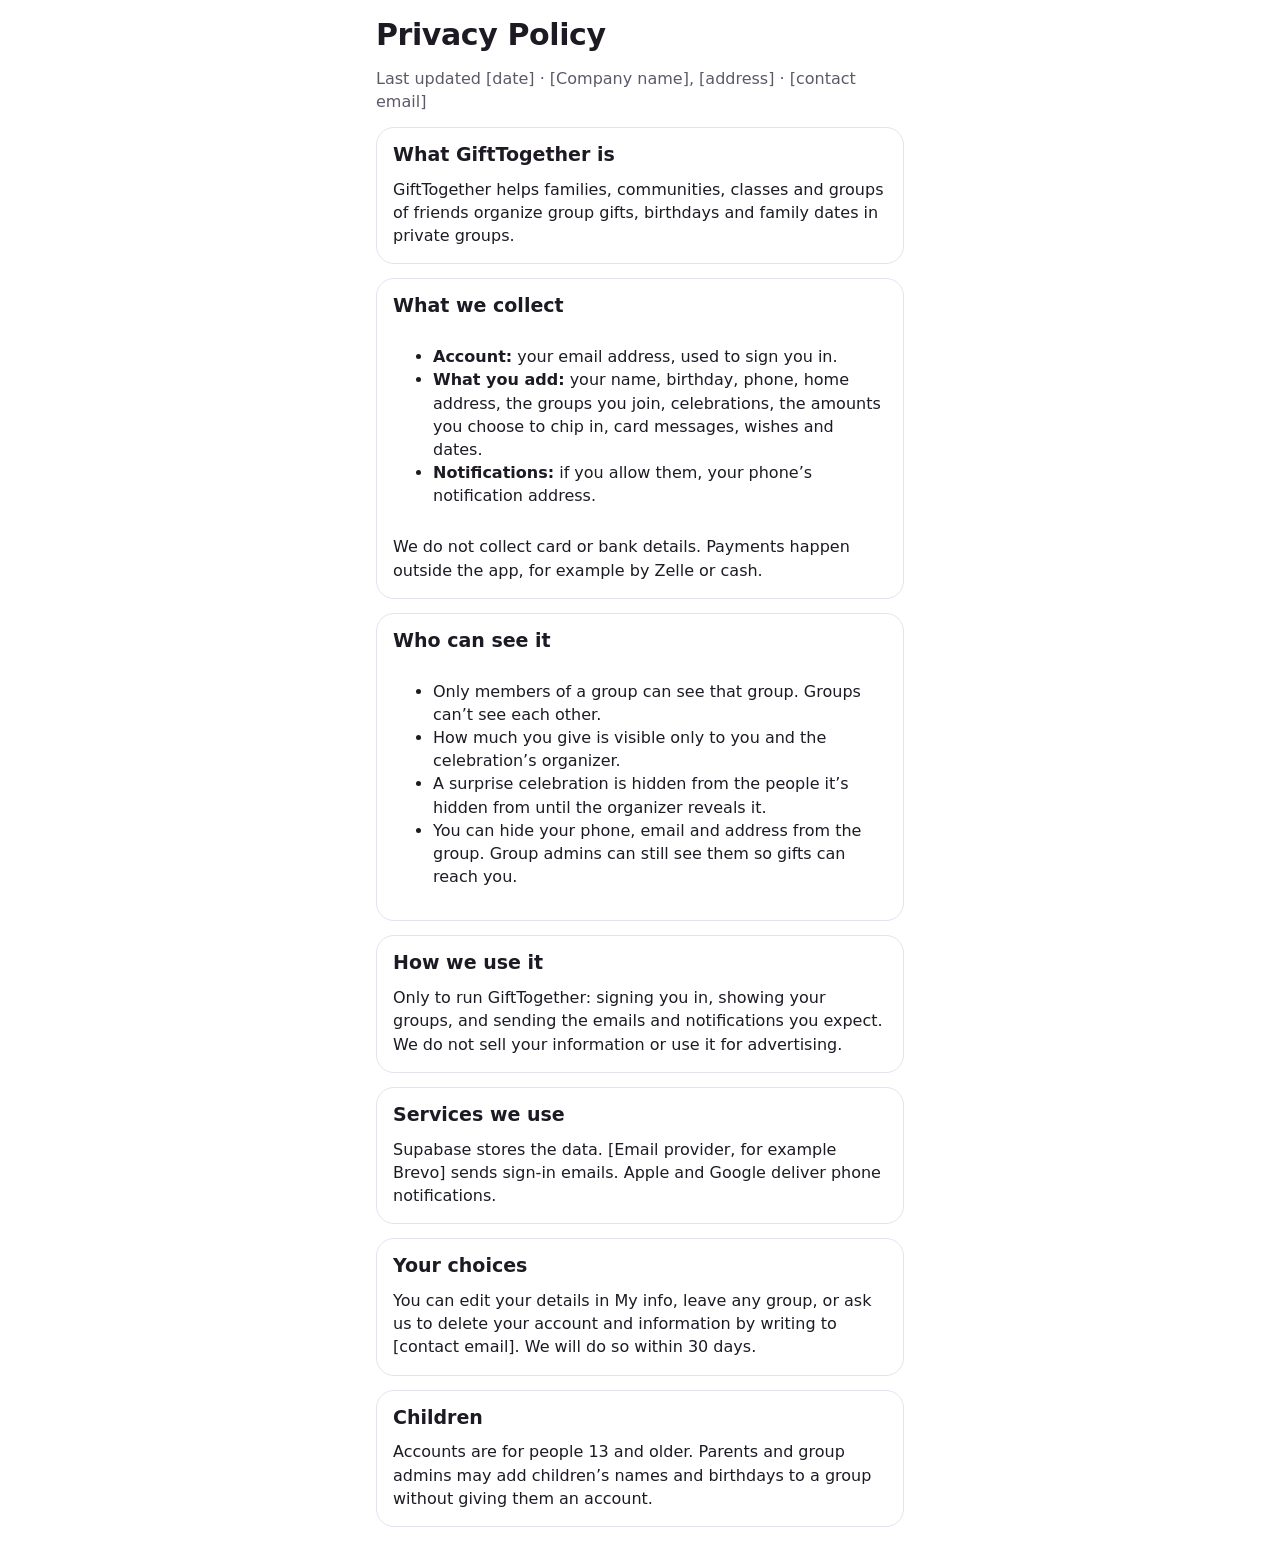
<file: privacy.html>
<!doctype html>
<html lang="en">
<head>
  <meta charset="utf-8">
  <meta name="viewport" content="width=device-width, initial-scale=1">
  <title>GiftTogether Privacy Policy</title>
  <link rel="stylesheet" href="styles.css">
</head>
<body>
<main class="page">
  <!-- DRAFT: have a lawyer review this before launch, and fill in the [brackets]. -->
  <h1 class="display">Privacy Policy</h1>
  <p class="muted">Last updated [date] · [Company name], [address] · [contact email]</p>

  <section class="card stack">
    <h2>What GiftTogether is</h2>
    <p>GiftTogether helps families, communities, classes and groups of friends organize group gifts, birthdays and family dates in private groups.</p>
  </section>

  <section class="card stack">
    <h2>What we collect</h2>
    <ul>
      <li><b>Account:</b> your email address, used to sign you in.</li>
      <li><b>What you add:</b> your name, birthday, phone, home address, the groups you join, celebrations, the amounts you choose to chip in, card messages, wishes and dates.</li>
      <li><b>Notifications:</b> if you allow them, your phone’s notification address.</li>
    </ul>
    <p>We do not collect card or bank details. Payments happen outside the app, for example by Zelle or cash.</p>
  </section>

  <section class="card stack">
    <h2>Who can see it</h2>
    <ul>
      <li>Only members of a group can see that group. Groups can’t see each other.</li>
      <li>How much you give is visible only to you and the celebration’s organizer.</li>
      <li>A surprise celebration is hidden from the people it’s hidden from until the organizer reveals it.</li>
      <li>You can hide your phone, email and address from the group. Group admins can still see them so gifts can reach you.</li>
    </ul>
  </section>

  <section class="card stack">
    <h2>How we use it</h2>
    <p>Only to run GiftTogether: signing you in, showing your groups, and sending the emails and notifications you expect. We do not sell your information or use it for advertising.</p>
  </section>

  <section class="card stack">
    <h2>Services we use</h2>
    <p>Supabase stores the data. [Email provider, for example Brevo] sends sign-in emails. Apple and Google deliver phone notifications.</p>
  </section>

  <section class="card stack">
    <h2>Your choices</h2>
    <p>You can edit your details in My info, leave any group, or ask us to delete your account and information by writing to [contact email]. We will do so within 30 days.</p>
  </section>

  <section class="card stack">
    <h2>Children</h2>
    <p>Accounts are for people 13 and older. Parents and group admins may add children’s names and birthdays to a group without giving them an account.</p>
  </section>
</main>
</body>
</html>
</file>
<file: styles.css>
:root {
  --plum: #5B2A86;
  --plum-dark: #3F1C60;
  --plum-soft: #EDE5F6;
  --lilac: #F4F1FA;
  --ink: #1D1A24;
  --ink-2: #3B3542;
  --muted: #5E5869;
  --line: #E6E1EE;
  --bg: #FFFFFF;
  --gold-bg: #FCEFD3;
  --gold: #6E4700;
  --green-bg: #E2F3EA;
  --green: #175C3A;
  --grey-bg: #EEEBF2;
  --danger: #8A2F3C;
  --radius: 18px;
  --display: 'Bricolage Grotesque', system-ui, sans-serif;
  --body: 'Figtree', system-ui, -apple-system, 'Segoe UI', sans-serif;
}

* { box-sizing: border-box; }
html { -webkit-text-size-adjust: 100%; }
body { margin: 0; background: var(--bg); color: var(--ink); font-family: var(--body); font-size: 16px; line-height: 1.45; }
a { color: var(--plum); }
a:hover { color: var(--plum-dark); }
h1, h2, h3 { margin: 0; line-height: 1.15; }
h2 { font-size: 19px; }
h3 { font-size: 16px; }
p { margin: 0; }
img, svg { flex-shrink: 0; }
[hidden] { display: none !important; }

.page { max-width: 560px; margin: 0 auto; padding: 18px 16px calc(32px + env(safe-area-inset-bottom)); display: flex; flex-direction: column; gap: 14px; }
.page.narrow { max-width: 440px; padding-top: 40px; }
.stack { display: flex; flex-direction: column; gap: 12px; }
.stack.tight { gap: 6px; }
.row { display: flex; align-items: center; gap: 10px; }
.row.wrap { flex-wrap: wrap; }
.row.between { justify-content: space-between; }
.row.top { align-items: flex-start; }
.row.baseline { align-items: baseline; }
.grow { flex: 1 1 auto; min-width: 0; }
.grid2 { display: grid; grid-template-columns: repeat(2, minmax(0, 1fr)); gap: 10px; }
.grid3 { display: grid; grid-template-columns: 1.4fr 1fr 1fr; gap: 10px; }
.center { text-align: center; }
.muted { color: var(--muted); }
.small { font-size: 13px; }
.strong { font-weight: 700; }
.caps { text-transform: uppercase; letter-spacing: 1px; font-weight: 700; }
.block-text { display: block; }
.loading { padding-top: 30vh; }

.display { font-family: var(--display); font-size: 30px; font-weight: 800; letter-spacing: -0.4px; }
.stat { display: flex; flex-direction: column; gap: 2px; padding: 12px; border-radius: 12px; background: var(--gold-bg); }
.big-time { font-family: var(--display); font-size: 26px; font-weight: 700; }
.display-sm { font-family: var(--display); font-size: 24px; font-weight: 700; }
.lead { font-size: 17px; color: var(--muted); }
.section-title { font-size: 13px; font-weight: 700; letter-spacing: 1px; text-transform: uppercase; color: var(--muted); margin-top: 6px; }

.hero-brand { display: flex; flex-direction: column; align-items: center; text-align: center; gap: 8px; padding: 10px 0 8px; }
.logo { width: 68px; height: 68px; border-radius: 20px; background: var(--plum); color: #fff; display: flex; align-items: center; justify-content: center; }

.card { background: #fff; border: 1.5px solid var(--line); border-radius: var(--radius); padding: 16px; }
.card.accent { background: var(--lilac); border-color: transparent; }
.card.notice { background: var(--grey-bg); border-color: transparent; }
.card.empty { background: var(--lilac); border-color: transparent; color: var(--ink-2); }
a.card { display: block; color: inherit; text-decoration: none; }

/* Bars and buttons */
.bar { display: flex; align-items: center; gap: 6px; }
.bar h1 { font-family: var(--display); font-size: 24px; font-weight: 700; }
.icon-btn { width: 44px; height: 44px; display: inline-flex; align-items: center; justify-content: center; border-radius: 12px; color: var(--ink); background: transparent; border: 0; cursor: pointer; margin-left: -10px; }
.icon-btn.small { width: 36px; height: 36px; margin: 0; color: var(--muted); }
.icon-btn.light { color: #fff; }
.btn { display: inline-flex; align-items: center; justify-content: center; gap: 8px; min-height: 46px; padding: 0 18px; border-radius: 14px; border: 0; background: var(--plum); color: #fff; font: 700 15px var(--body); text-decoration: none; cursor: pointer; }
.btn:hover { background: var(--plum-dark); color: #fff; }
.btn:disabled { opacity: 0.6; cursor: default; }
.btn.big { min-height: 56px; font-size: 17px; border-radius: 16px; }
.btn.block { width: 100%; }
.btn.ghost { background: #fff; color: var(--plum); border: 1.5px solid var(--plum); }
.btn.ghost:hover { background: var(--lilac); color: var(--plum-dark); }
.btn.link { background: transparent; color: var(--muted); min-height: 40px; font-weight: 600; }
.btn.link:hover { color: var(--ink); background: transparent; }
.btn.danger, button.danger { color: var(--danger); }
.btn.small { min-height: 36px; padding: 0 12px; font-size: 14px; }
.btn.tiny { min-height: 36px; padding: 0 10px; font-size: 13px; border-radius: 10px; }

/* Forms */
.field { display: flex; flex-direction: column; gap: 6px; font-weight: 700; font-size: 14px; border: 0; padding: 0; margin: 0; min-width: 0; }
.field legend { padding: 0; margin-bottom: 6px; }
input, select, textarea { font: 16px var(--body); color: var(--ink); background: #fff; border: 1.5px solid var(--line); border-radius: 12px; padding: 11px 12px; width: 100%; min-width: 0; }
textarea { resize: vertical; }
input:focus, select:focus, textarea:focus { outline: 2px solid var(--plum); outline-offset: 1px; border-color: var(--plum); }
.check { display: flex; gap: 10px; align-items: flex-start; font-size: 15px; }
.check input { width: 20px; height: 20px; margin-top: 2px; accent-color: var(--plum); }

.chip-list, .amount-chips { display: flex; flex-wrap: wrap; gap: 8px; }
.chip { display: inline-flex; align-items: center; gap: 6px; padding: 6px 12px; border-radius: 99px; background: var(--lilac); border: 0; font: 600 14px var(--body); color: var(--ink); }
.chip.big { padding: 10px 16px; font-size: 16px; cursor: pointer; }
.chip.green { background: var(--green-bg); }
.chip.gold { background: var(--gold-bg); }
.chip.grey { background: var(--grey-bg); color: var(--muted); }
.chip-radio, .chip-check { position: relative; }
.chip-radio input, .chip-check input, .step input { position: absolute; opacity: 0; width: 1px; height: 1px; }
.chip-radio span, .chip-check span { display: inline-flex; align-items: center; min-height: 42px; padding: 0 16px; border-radius: 99px; border: 1.5px solid var(--line); background: #fff; font: 600 15px var(--body); cursor: pointer; }
.chip-radio input:checked + span, .chip-check input:checked + span { background: var(--plum); border-color: var(--plum); color: #fff; }
.chip-radio input:focus-visible + span, .chip-check input:focus-visible + span, .step input:focus-visible + span { outline: 2px solid var(--plum); outline-offset: 2px; }
.amount-chips .chip-radio span { min-width: 72px; justify-content: center; font-size: 17px; font-weight: 700; border-radius: 14px; min-height: 50px; }

.switch-row { display: flex; gap: 12px; align-items: center; cursor: pointer; }
.switch { appearance: none; -webkit-appearance: none; width: 56px; height: 32px; padding: 0; border: 0; border-radius: 16px; background: #B9B2C4; position: relative; cursor: pointer; flex-shrink: 0; }
.switch::after { content: ''; position: absolute; top: 3px; left: 3px; width: 26px; height: 26px; border-radius: 13px; background: #fff; transition: left 0.15s; }
.switch:checked { background: var(--plum); }
.switch:checked::after { left: 27px; }
.surprise-box { background: var(--gold-bg); border-color: transparent; }

/* Badges, avatars, progress */
.badge { display: inline-flex; align-items: center; gap: 4px; padding: 4px 10px; border-radius: 99px; background: var(--plum-soft); color: var(--plum-dark); font-size: 12px; font-weight: 700; white-space: nowrap; }
.badge.gold { background: var(--gold-bg); color: var(--gold); }
.badge.green { background: var(--green-bg); color: var(--green); }
.badge.grey { background: var(--grey-bg); color: var(--muted); }
.badge-line { display: flex; align-items: center; gap: 6px; padding: 10px 12px; border-radius: 12px; font-size: 14px; font-weight: 600; }
.badge-line.gold { background: var(--gold-bg); color: var(--gold); }
.avatar { display: inline-flex; align-items: center; justify-content: center; border-radius: 50%; color: var(--ink); font-weight: 700; flex-shrink: 0; }
.avatar-row { display: flex; flex-wrap: wrap; gap: 6px; align-items: center; }
.progress { height: 10px; border-radius: 5px; background: #DDD3EC; overflow: hidden; }
.progress span { display: block; height: 100%; background: var(--plum); border-radius: 5px; }
.big-number { font-family: var(--display); font-size: 34px; font-weight: 700; }

/* Home */
.home-head { display: flex; justify-content: space-between; align-items: center; gap: 10px; }
.me-link { text-decoration: none; }
.celebration-card { display: flex !important; flex-direction: column; gap: 10px; }
.celebration-card.surprise { background: var(--lilac); border-color: transparent; }
.card-title { font-size: 18px; font-weight: 700; }
.tiles { display: grid; grid-template-columns: repeat(2, minmax(0, 1fr)); gap: 10px; }
.tile { display: flex; align-items: center; gap: 10px; min-height: 56px; padding: 0 14px; border-radius: 16px; background: var(--t); color: var(--ink); text-decoration: none; font-weight: 700; }
.tile:hover { color: var(--ink); filter: brightness(0.97); }
.list { padding: 4px 14px; }
.list-row { display: flex; align-items: center; gap: 12px; padding: 10px 0; border-bottom: 1px solid var(--line); color: inherit; text-decoration: none; }
.list-row:last-child { border-bottom: 0; }
.plain-link { color: inherit; text-decoration: none; }
.date-chip { width: 58px; flex-shrink: 0; text-align: center; padding: 6px 0; border-radius: 10px; background: var(--gold-bg); font-size: 13px; font-weight: 700; }

.birthday-banner { position: relative; overflow: hidden; display: flex; flex-direction: column; gap: 4px; padding: 18px; border-radius: var(--radius); background: var(--plum); color: #fff; text-decoration: none; }
.birthday-banner:hover { color: #fff; }
.birthday-banner .caps { color: #F7C85C; }
.banner-title { font-family: var(--display); font-size: 24px; font-weight: 800; }
.confetti i { position: absolute; display: block; width: 12px; height: 12px; border-radius: 50%; background: #F7C85C; opacity: 0.9; }
.confetti i:nth-child(1) { top: 14px; right: 24px; }
.confetti i:nth-child(2) { top: 52px; right: 84px; width: 9px; height: 20px; border-radius: 3px; background: #F49B85; transform: rotate(30deg); }
.confetti i:nth-child(3) { top: 92px; right: 30px; width: 18px; height: 8px; border-radius: 3px; background: #8FD3B0; transform: rotate(-20deg); }
.confetti i:nth-child(4) { top: 26px; right: 140px; width: 8px; height: 8px; background: #8FD3B0; }
.confetti i:nth-child(5) { top: 130px; right: 110px; background: #9CC6F2; }
.confetti i:nth-child(6) { top: 80px; right: 170px; width: 9px; height: 18px; border-radius: 3px; background: #9CC6F2; transform: rotate(-35deg); }

/* Groups */
.group-switch { display: flex; flex-direction: column; gap: 2px; color: inherit; text-decoration: none; }
.group-switch:hover { color: inherit; }
.group-switch .small { color: var(--plum); font-weight: 600; }
.group-row { display: flex !important; align-items: center; gap: 12px; width: 100%; text-align: left; font: inherit; color: inherit; cursor: pointer; }
.group-row.current { border-color: var(--plum); background: var(--lilac); }
.group-row:disabled { opacity: 0.75; cursor: default; }
.notice-link { display: flex !important; align-items: center; gap: 12px; background: var(--gold-bg); border-color: transparent; color: var(--ink); }
.notice-link:hover { color: var(--ink); }

/* Celebration */
.pay-box { display: flex; flex-direction: column; gap: 2px; padding: 12px 14px; border-radius: 14px; background: var(--lilac); }
.pay-box .caps { color: var(--muted); }
.person-chip { padding: 4px 10px 4px 4px; }
.reveal { background: var(--plum); color: #fff; border-color: transparent; }
.reveal .caps { color: #F7C85C; }
.note { margin: 0; padding: 12px 14px; border-radius: 14px; background: rgba(255, 255, 255, 0.12); }
.note cite { display: block; margin-top: 4px; font-style: normal; font-size: 13px; font-weight: 700; color: #E9DDF7; }
.organizer { border-color: var(--plum-soft); }
.plain { list-style: none; margin: 0; padding: 0; }
.people-status { display: flex; flex-direction: column; gap: 8px; }
.status-row { display: flex; align-items: center; gap: 10px; }
.steps { display: grid; grid-template-columns: repeat(4, minmax(0, 1fr)); gap: 6px; }
.step span { display: flex; flex-direction: column; gap: 6px; font-size: 12px; font-weight: 700; color: var(--muted); cursor: pointer; }
.step span::before { content: ''; height: 6px; border-radius: 3px; background: var(--line); }
.step.done span { color: var(--ink); }
.step.done span::before { background: var(--plum); }

/* Family and contacts */
.person { display: flex; align-items: center; gap: 12px; padding: 10px 12px; }
.link-box { padding: 10px 12px; border-radius: 12px; background: #fff; font-size: 14px; word-break: break-all; }
.menu { position: relative; }
.menu summary { list-style: none; cursor: pointer; padding: 8px 10px; border-radius: 10px; font-weight: 700; color: var(--muted); }
.menu summary::-webkit-details-marker { display: none; }
.menu-body { position: absolute; right: 0; top: 100%; z-index: 5; display: flex; flex-direction: column; min-width: 190px; padding: 6px; background: #fff; border: 1.5px solid var(--line); border-radius: 14px; box-shadow: 0 8px 24px rgba(29, 26, 36, 0.12); }
.menu-body button { text-align: left; padding: 10px 12px; border: 0; background: transparent; border-radius: 10px; font: 600 15px var(--body); cursor: pointer; color: var(--ink); }
.menu-body button:hover { background: var(--lilac); }
.household h2 { margin-bottom: 4px; }
.address { white-space: pre-line; color: var(--ink-2); margin-bottom: 8px; }
.contact-line { display: flex; flex-wrap: wrap; gap: 4px 12px; padding: 4px 0; font-size: 15px; }
.select-box { margin-bottom: 8px; }
.sticky-actions { position: sticky; bottom: 0; padding: 10px 0 calc(10px + env(safe-area-inset-bottom)); background: linear-gradient(to top, #fff 70%, rgba(255, 255, 255, 0)); }

/* Birthday page */
.birthday-hero { position: relative; overflow: hidden; display: flex; flex-direction: column; gap: 10px; margin: -18px -16px 0; padding: 18px 20px 24px; background: var(--plum); color: #fff; }
.birthday-hero .caps { color: #F7C85C; }
.birthday-hero .display { font-size: 30px; max-width: 280px; }
.birthday-hero p { color: #EDE5F6; }
.wish { display: flex; gap: 10px; align-items: flex-start; padding: 12px; border-radius: 16px; background: var(--t); }
.wish p { white-space: pre-line; }

/* Messages */
.toast { position: fixed; left: 50%; bottom: calc(20px + env(safe-area-inset-bottom)); transform: translateX(-50%); z-index: 50; max-width: calc(100% - 32px); padding: 12px 18px; border-radius: 14px; background: var(--ink); color: #fff; font-weight: 600; box-shadow: 0 8px 24px rgba(0, 0, 0, 0.2); }
.toast.error { background: var(--danger); }

@media (max-width: 380px) {
  .grid2 { grid-template-columns: 1fr; }
  .steps span { font-size: 11px; }
}

@media print {
  .no-print, .bar a, .toast { display: none !important; }
  .page { max-width: none; padding: 0; }
  .card { border: 0; padding: 6px 0; break-inside: avoid; }
  a { color: inherit; text-decoration: none; }
}
</file>
